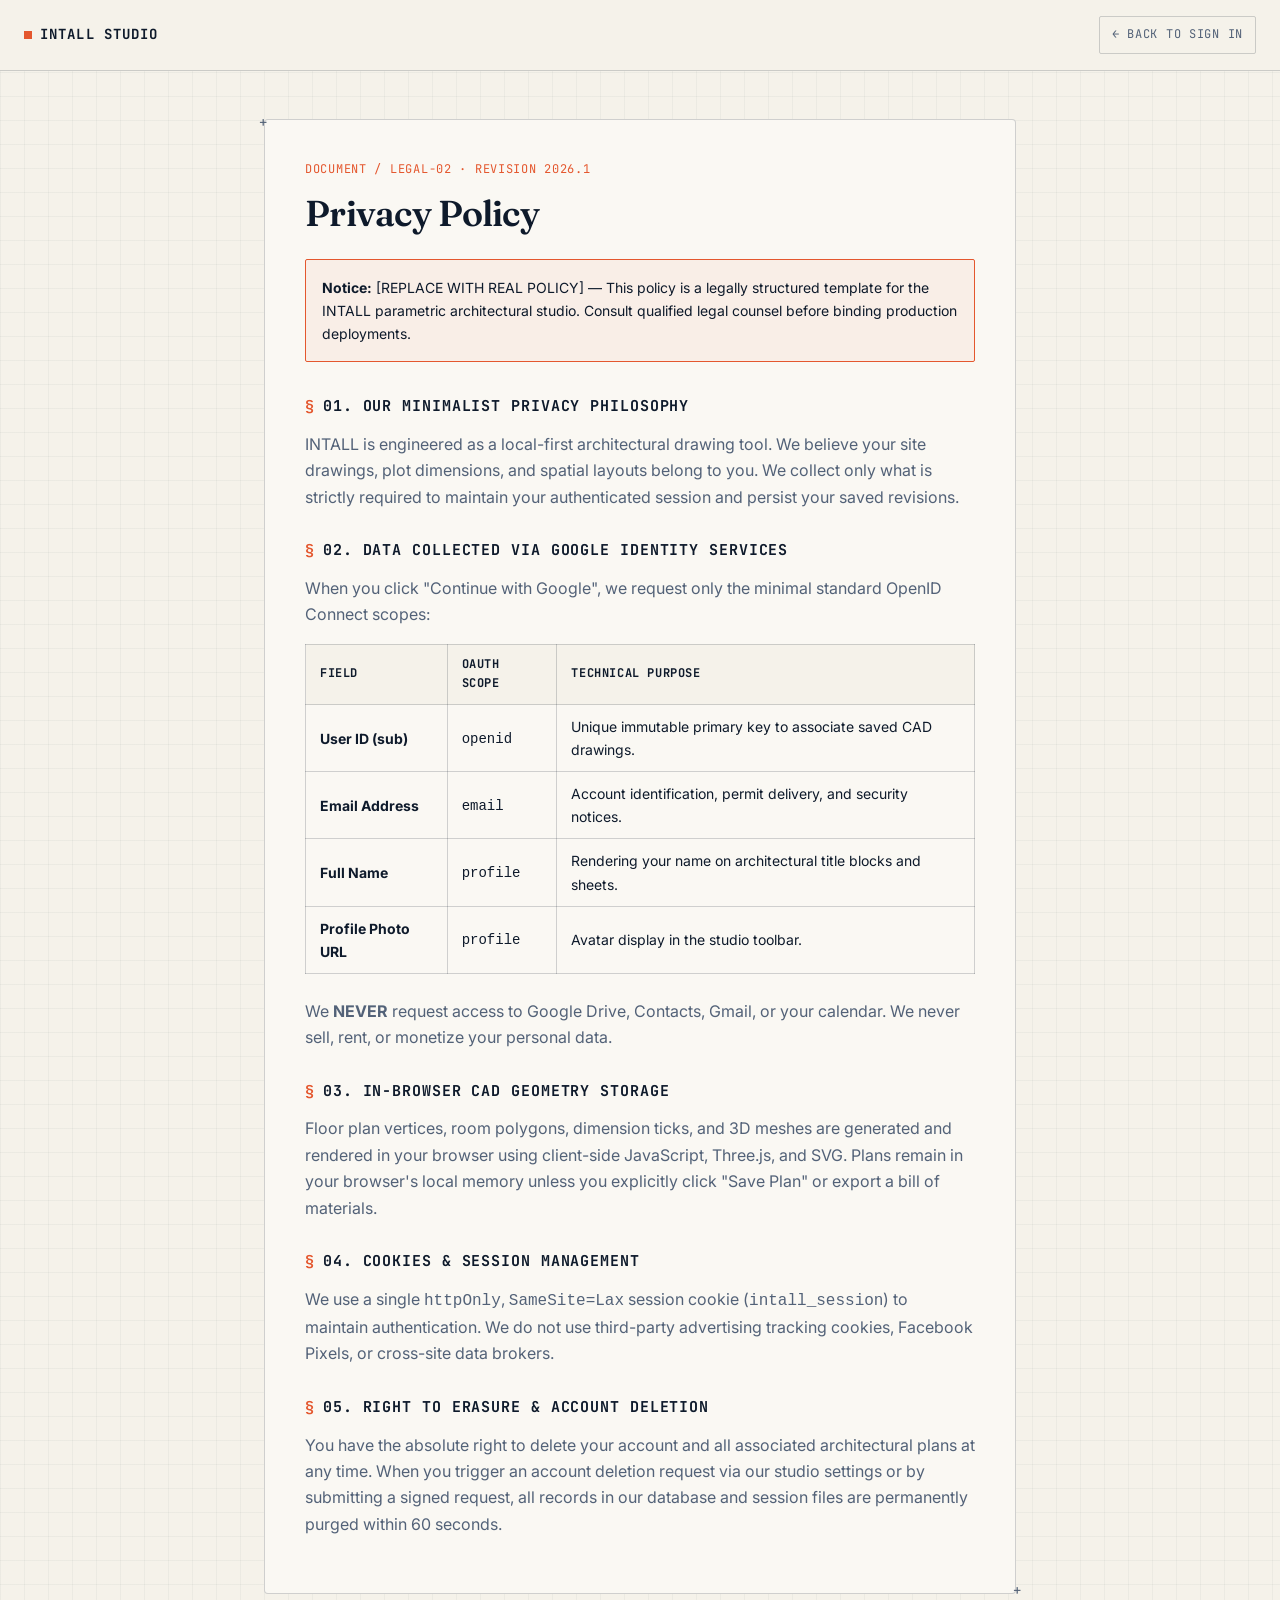
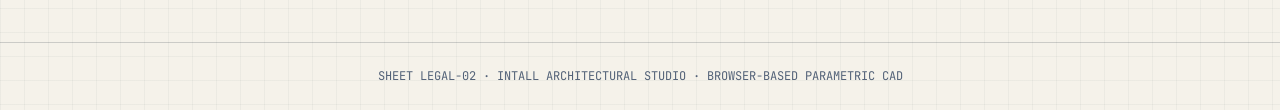
<file: privacy.html>
<!DOCTYPE html>
<html lang="en">
<head>
  <meta charset="UTF-8">
  <meta name="viewport" content="width=device-width, initial-scale=1.0">
  <title>Privacy Policy — INTALL Architectural Studio</title>
  <meta name="description" content="Privacy Policy for INTALL In-Browser Parametric Architectural Studio.">
  <link rel="preconnect" href="https://fonts.googleapis.com">
  <link rel="preconnect" href="https://fonts.gstatic.com" crossorigin>
  <link href="https://fonts.googleapis.com/css2?family=Fraunces:ital,opsz,wght@0,9..144,400;0,9..144,600;0,9..144,700;1,9..144,400&family=Inter:wght@400;500;600&family=JetBrains+Mono:wght@400;500;600&display=swap" rel="stylesheet">
  <style>
    :root {
      --paper-bg: #F5F2EA;
      --paper-card: #FAF8F3;
      --paper-border: rgba(14, 26, 43, 0.18);
      --paper-text: #0E1A2B;
      --paper-text-secondary: #536278;
      --accent: #E4572E;
      --ink-bg: #0E1A2B;
      --ink-text: #F5F2EA;
    }
    * { box-sizing: border-box; margin: 0; padding: 0; }
    body {
      background-color: var(--paper-bg);
      color: var(--paper-text);
      font-family: 'Inter', -apple-system, sans-serif;
      font-size: 16px;
      line-height: 1.65;
      background-image: 
        linear-gradient(to right, rgba(14, 26, 43, 0.04) 1px, transparent 1px),
        linear-gradient(to bottom, rgba(14, 26, 43, 0.04) 1px, transparent 1px);
      background-size: 24px 24px;
      min-height: 100vh;
      display: flex;
      flex-direction: column;
    }
    header {
      border-bottom: 1px solid var(--paper-border);
      background: var(--paper-bg);
      padding: 16px 24px;
      display: flex;
      justify-content: space-between;
      align-items: center;
    }
    .logo {
      font-family: 'JetBrains Mono', monospace;
      font-weight: 700;
      font-size: 14px;
      letter-spacing: 0.08em;
      text-decoration: none;
      color: var(--paper-text);
      display: flex;
      align-items: center;
      gap: 8px;
    }
    .logo-dot { width: 8px; height: 8px; background: var(--accent); }
    .back-link {
      font-family: 'JetBrains Mono', monospace;
      font-size: 12px;
      text-transform: uppercase;
      letter-spacing: 0.06em;
      color: var(--paper-text-secondary);
      text-decoration: none;
      padding: 8px 12px;
      border: 1px solid var(--paper-border);
      border-radius: 2px;
      transition: all 0.15s ease;
    }
    .back-link:hover {
      border-color: var(--paper-text);
      color: var(--paper-text);
    }
    main {
      flex: 1;
      max-width: 800px;
      margin: 48px auto;
      padding: 0 24px;
    }
    .spec-sheet {
      background: var(--paper-card);
      border: 1px solid var(--paper-border);
      padding: 40px;
      border-radius: 4px;
      position: relative;
    }
    .spec-sheet::before {
      content: "+";
      position: absolute;
      top: -9px;
      left: -6px;
      font-family: 'JetBrains Mono', monospace;
      font-size: 14px;
      color: var(--paper-text-secondary);
    }
    .spec-sheet::after {
      content: "+";
      position: absolute;
      bottom: -9px;
      right: -6px;
      font-family: 'JetBrains Mono', monospace;
      font-size: 14px;
      color: var(--paper-text-secondary);
    }
    .doc-meta {
      font-family: 'JetBrains Mono', monospace;
      font-size: 12px;
      letter-spacing: 0.06em;
      text-transform: uppercase;
      color: var(--accent);
      margin-bottom: 12px;
    }
    h1 {
      font-family: 'Fraunces', serif;
      font-size: 36px;
      font-weight: 600;
      line-height: 1.2;
      margin-bottom: 24px;
      letter-spacing: -0.02em;
    }
    .disclaimer-box {
      border: 1px solid var(--accent);
      background: rgba(228, 87, 46, 0.06);
      padding: 16px;
      margin-bottom: 32px;
      border-radius: 2px;
      font-size: 14px;
      color: var(--paper-text);
    }
    h2 {
      font-family: 'JetBrains Mono', monospace;
      font-size: 15px;
      text-transform: uppercase;
      letter-spacing: 0.06em;
      margin: 28px 0 12px 0;
      color: var(--paper-text);
      display: flex;
      align-items: center;
      gap: 8px;
    }
    h2::before {
      content: "§";
      color: var(--accent);
    }
    p {
      margin-bottom: 16px;
      color: var(--paper-text-secondary);
    }
    ul {
      margin-bottom: 16px;
      padding-left: 20px;
      color: var(--paper-text-secondary);
    }
    li { margin-bottom: 8px; }
    .data-table {
      width: 100%;
      border-collapse: collapse;
      margin: 16px 0 24px 0;
      font-size: 14px;
    }
    .data-table th, .data-table td {
      border: 1px solid var(--paper-border);
      padding: 10px 14px;
      text-align: left;
    }
    .data-table th {
      background: var(--paper-bg);
      font-family: 'JetBrains Mono', monospace;
      font-size: 12px;
      text-transform: uppercase;
      letter-spacing: 0.05em;
      color: var(--paper-text);
    }
    footer {
      border-top: 1px solid var(--paper-border);
      padding: 24px;
      text-align: center;
      font-family: 'JetBrains Mono', monospace;
      font-size: 12px;
      color: var(--paper-text-secondary);
    }
  </style>
</head>
<body>
  <header>
    <a href="/home.html" class="logo">
      <div class="logo-dot"></div>
      INTALL STUDIO
    </a>
    <a href="/signin" class="back-link">← Back to Sign In</a>
  </header>

  <main>
    <article class="spec-sheet">
      <div class="doc-meta">DOCUMENT / LEGAL-02 · REVISION 2026.1</div>
      <h1>Privacy Policy</h1>

      <div class="disclaimer-box">
        <strong>Notice:</strong> [REPLACE WITH REAL POLICY] — This policy is a legally structured template for the INTALL parametric architectural studio. Consult qualified legal counsel before binding production deployments.
      </div>

      <h2>01. Our Minimalist Privacy Philosophy</h2>
      <p>INTALL is engineered as a local-first architectural drawing tool. We believe your site drawings, plot dimensions, and spatial layouts belong to you. We collect only what is strictly required to maintain your authenticated session and persist your saved revisions.</p>

      <h2>02. Data Collected via Google Identity Services</h2>
      <p>When you click "Continue with Google", we request only the minimal standard OpenID Connect scopes:</p>
      <table class="data-table">
        <thead>
          <tr>
            <th>Field</th>
            <th>OAuth Scope</th>
            <th>Technical Purpose</th>
          </tr>
        </thead>
        <tbody>
          <tr>
            <td><strong>User ID (sub)</strong></td>
            <td><code>openid</code></td>
            <td>Unique immutable primary key to associate saved CAD drawings.</td>
          </tr>
          <tr>
            <td><strong>Email Address</strong></td>
            <td><code>email</code></td>
            <td>Account identification, permit delivery, and security notices.</td>
          </tr>
          <tr>
            <td><strong>Full Name</strong></td>
            <td><code>profile</code></td>
            <td>Rendering your name on architectural title blocks and sheets.</td>
          </tr>
          <tr>
            <td><strong>Profile Photo URL</strong></td>
            <td><code>profile</code></td>
            <td>Avatar display in the studio toolbar.</td>
          </tr>
        </tbody>
      </table>
      <p>We <strong>NEVER</strong> request access to Google Drive, Contacts, Gmail, or your calendar. We never sell, rent, or monetize your personal data.</p>

      <h2>03. In-Browser CAD Geometry Storage</h2>
      <p>Floor plan vertices, room polygons, dimension ticks, and 3D meshes are generated and rendered in your browser using client-side JavaScript, Three.js, and SVG. Plans remain in your browser's local memory unless you explicitly click "Save Plan" or export a bill of materials.</p>

      <h2>04. Cookies & Session Management</h2>
      <p>We use a single <code>httpOnly</code>, <code>SameSite=Lax</code> session cookie (<code>intall_session</code>) to maintain authentication. We do not use third-party advertising tracking cookies, Facebook Pixels, or cross-site data brokers.</p>

      <h2>05. Right to Erasure & Account Deletion</h2>
      <p>You have the absolute right to delete your account and all associated architectural plans at any time. When you trigger an account deletion request via our studio settings or by submitting a signed request, all records in our database and session files are permanently purged within 60 seconds.</p>
    </article>
  </main>

  <footer>
    SHEET LEGAL-02 · INTALL ARCHITECTURAL STUDIO · BROWSER-BASED PARAMETRIC CAD
  </footer>
</body>
</html>
</file>
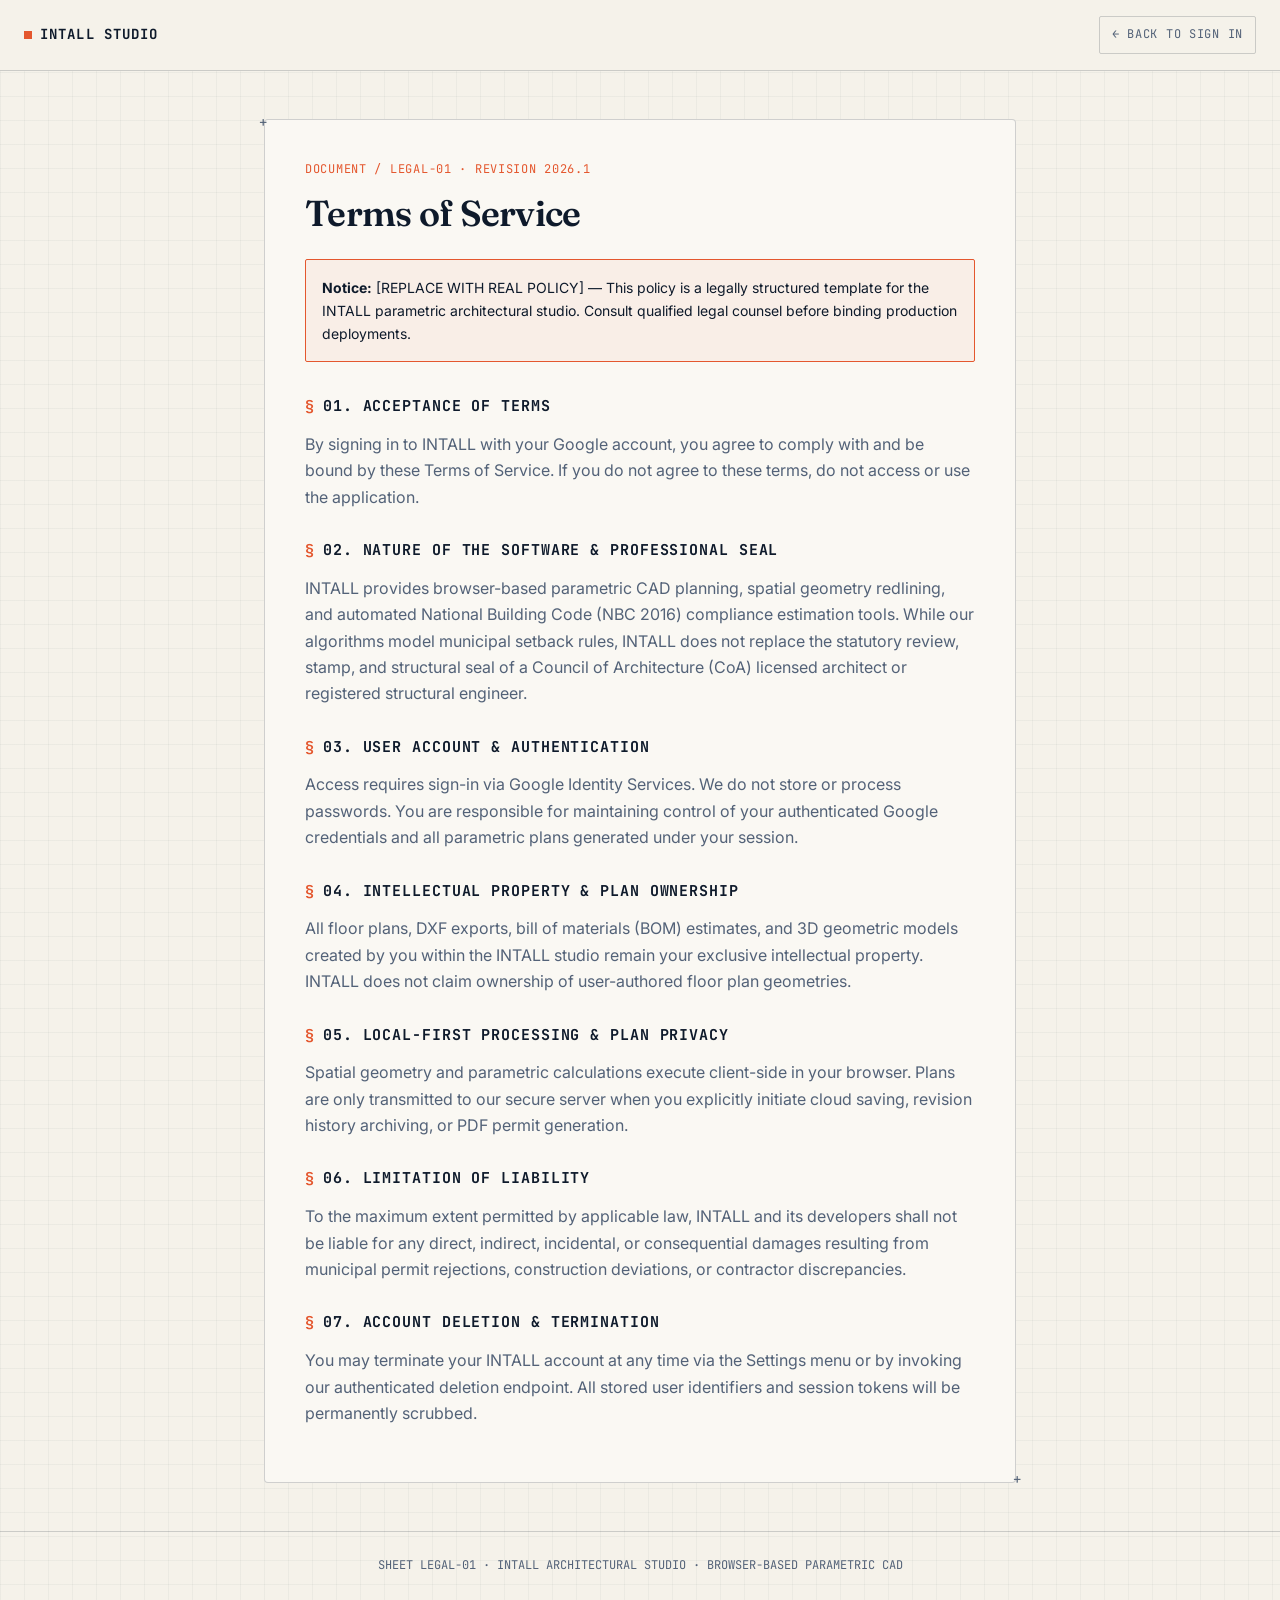
<file: terms.html>
<!DOCTYPE html>
<html lang="en">
<head>
  <meta charset="UTF-8">
  <meta name="viewport" content="width=device-width, initial-scale=1.0">
  <title>Terms of Service — INTALL Architectural Studio</title>
  <meta name="description" content="Terms of Service for INTALL In-Browser Parametric Architectural Studio.">
  <link rel="preconnect" href="https://fonts.googleapis.com">
  <link rel="preconnect" href="https://fonts.gstatic.com" crossorigin>
  <link href="https://fonts.googleapis.com/css2?family=Fraunces:ital,opsz,wght@0,9..144,400;0,9..144,600;0,9..144,700;1,9..144,400&family=Inter:wght@400;500;600&family=JetBrains+Mono:wght@400;500;600&display=swap" rel="stylesheet">
  <style>
    :root {
      --paper-bg: #F5F2EA;
      --paper-card: #FAF8F3;
      --paper-border: rgba(14, 26, 43, 0.18);
      --paper-text: #0E1A2B;
      --paper-text-secondary: #536278;
      --accent: #E4572E;
      --ink-bg: #0E1A2B;
      --ink-text: #F5F2EA;
    }
    * { box-sizing: border-box; margin: 0; padding: 0; }
    body {
      background-color: var(--paper-bg);
      color: var(--paper-text);
      font-family: 'Inter', -apple-system, sans-serif;
      font-size: 16px;
      line-height: 1.65;
      background-image: 
        linear-gradient(to right, rgba(14, 26, 43, 0.04) 1px, transparent 1px),
        linear-gradient(to bottom, rgba(14, 26, 43, 0.04) 1px, transparent 1px);
      background-size: 24px 24px;
      min-height: 100vh;
      display: flex;
      flex-direction: column;
    }
    header {
      border-bottom: 1px solid var(--paper-border);
      background: var(--paper-bg);
      padding: 16px 24px;
      display: flex;
      justify-content: space-between;
      align-items: center;
    }
    .logo {
      font-family: 'JetBrains Mono', monospace;
      font-weight: 700;
      font-size: 14px;
      letter-spacing: 0.08em;
      text-decoration: none;
      color: var(--paper-text);
      display: flex;
      align-items: center;
      gap: 8px;
    }
    .logo-dot { width: 8px; height: 8px; background: var(--accent); }
    .back-link {
      font-family: 'JetBrains Mono', monospace;
      font-size: 12px;
      text-transform: uppercase;
      letter-spacing: 0.06em;
      color: var(--paper-text-secondary);
      text-decoration: none;
      padding: 8px 12px;
      border: 1px solid var(--paper-border);
      border-radius: 2px;
      transition: all 0.15s ease;
    }
    .back-link:hover {
      border-color: var(--paper-text);
      color: var(--paper-text);
    }
    main {
      flex: 1;
      max-width: 800px;
      margin: 48px auto;
      padding: 0 24px;
    }
    .spec-sheet {
      background: var(--paper-card);
      border: 1px solid var(--paper-border);
      padding: 40px;
      border-radius: 4px;
      position: relative;
    }
    .spec-sheet::before {
      content: "+";
      position: absolute;
      top: -9px;
      left: -6px;
      font-family: 'JetBrains Mono', monospace;
      font-size: 14px;
      color: var(--paper-text-secondary);
    }
    .spec-sheet::after {
      content: "+";
      position: absolute;
      bottom: -9px;
      right: -6px;
      font-family: 'JetBrains Mono', monospace;
      font-size: 14px;
      color: var(--paper-text-secondary);
    }
    .doc-meta {
      font-family: 'JetBrains Mono', monospace;
      font-size: 12px;
      letter-spacing: 0.06em;
      text-transform: uppercase;
      color: var(--accent);
      margin-bottom: 12px;
    }
    h1 {
      font-family: 'Fraunces', serif;
      font-size: 36px;
      font-weight: 600;
      line-height: 1.2;
      margin-bottom: 24px;
      letter-spacing: -0.02em;
    }
    .disclaimer-box {
      border: 1px solid var(--accent);
      background: rgba(228, 87, 46, 0.06);
      padding: 16px;
      margin-bottom: 32px;
      border-radius: 2px;
      font-size: 14px;
      color: var(--paper-text);
    }
    h2 {
      font-family: 'JetBrains Mono', monospace;
      font-size: 15px;
      text-transform: uppercase;
      letter-spacing: 0.06em;
      margin: 28px 0 12px 0;
      color: var(--paper-text);
      display: flex;
      align-items: center;
      gap: 8px;
    }
    h2::before {
      content: "§";
      color: var(--accent);
    }
    p {
      margin-bottom: 16px;
      color: var(--paper-text-secondary);
    }
    ul {
      margin-bottom: 16px;
      padding-left: 20px;
      color: var(--paper-text-secondary);
    }
    li { margin-bottom: 8px; }
    footer {
      border-top: 1px solid var(--paper-border);
      padding: 24px;
      text-align: center;
      font-family: 'JetBrains Mono', monospace;
      font-size: 12px;
      color: var(--paper-text-secondary);
    }
  </style>
</head>
<body>
  <header>
    <a href="/home.html" class="logo">
      <div class="logo-dot"></div>
      INTALL STUDIO
    </a>
    <a href="/signin" class="back-link">← Back to Sign In</a>
  </header>

  <main>
    <article class="spec-sheet">
      <div class="doc-meta">DOCUMENT / LEGAL-01 · REVISION 2026.1</div>
      <h1>Terms of Service</h1>

      <div class="disclaimer-box">
        <strong>Notice:</strong> [REPLACE WITH REAL POLICY] — This policy is a legally structured template for the INTALL parametric architectural studio. Consult qualified legal counsel before binding production deployments.
      </div>

      <h2>01. Acceptance of Terms</h2>
      <p>By signing in to INTALL with your Google account, you agree to comply with and be bound by these Terms of Service. If you do not agree to these terms, do not access or use the application.</p>

      <h2>02. Nature of the Software & Professional Seal</h2>
      <p>INTALL provides browser-based parametric CAD planning, spatial geometry redlining, and automated National Building Code (NBC 2016) compliance estimation tools. While our algorithms model municipal setback rules, INTALL does not replace the statutory review, stamp, and structural seal of a Council of Architecture (CoA) licensed architect or registered structural engineer.</p>

      <h2>03. User Account & Authentication</h2>
      <p>Access requires sign-in via Google Identity Services. We do not store or process passwords. You are responsible for maintaining control of your authenticated Google credentials and all parametric plans generated under your session.</p>

      <h2>04. Intellectual Property & Plan Ownership</h2>
      <p>All floor plans, DXF exports, bill of materials (BOM) estimates, and 3D geometric models created by you within the INTALL studio remain your exclusive intellectual property. INTALL does not claim ownership of user-authored floor plan geometries.</p>

      <h2>05. Local-First Processing & Plan Privacy</h2>
      <p>Spatial geometry and parametric calculations execute client-side in your browser. Plans are only transmitted to our secure server when you explicitly initiate cloud saving, revision history archiving, or PDF permit generation.</p>

      <h2>06. Limitation of Liability</h2>
      <p>To the maximum extent permitted by applicable law, INTALL and its developers shall not be liable for any direct, indirect, incidental, or consequential damages resulting from municipal permit rejections, construction deviations, or contractor discrepancies.</p>

      <h2>07. Account Deletion & Termination</h2>
      <p>You may terminate your INTALL account at any time via the Settings menu or by invoking our authenticated deletion endpoint. All stored user identifiers and session tokens will be permanently scrubbed.</p>
    </article>
  </main>

  <footer>
    SHEET LEGAL-01 · INTALL ARCHITECTURAL STUDIO · BROWSER-BASED PARAMETRIC CAD
  </footer>
</body>
</html>
</file>
